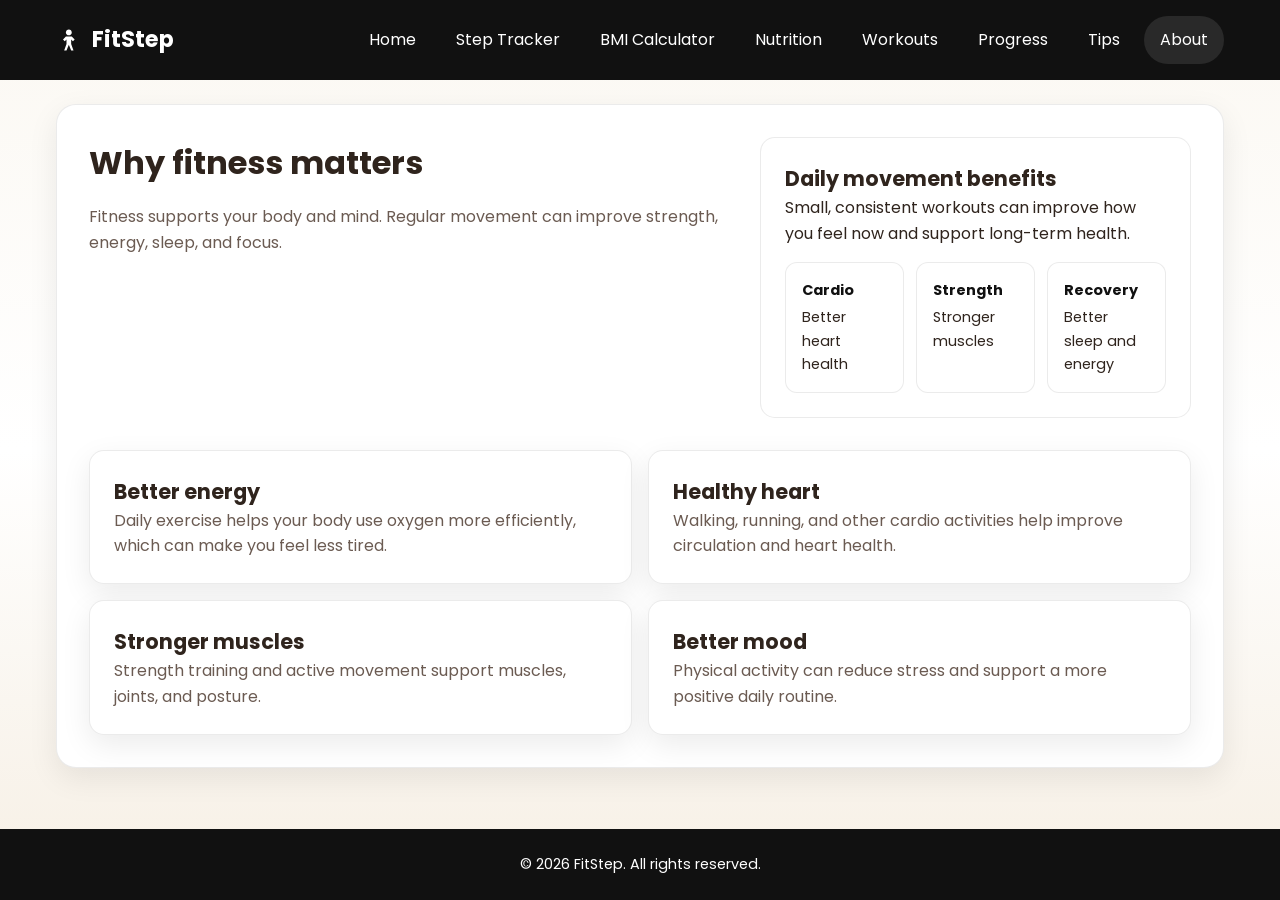
<file: about.html>
<!DOCTYPE html>
<html lang="en">
<head>
  <meta charset="UTF-8">
  <meta name="viewport" content="width=device-width, initial-scale=1.0">
  <title>FitStep - About</title>
  <link rel="stylesheet" href="styles.css">
</head>
<body data-page="about">
  <header class="site-header">
    <!-- Shared navigation used on every page -->
    <nav class="navbar">
      <a class="brand" href="index.html">
        <span class="logo-icon">
          <svg viewBox="0 0 24 24" fill="none" xmlns="http://www.w3.org/2000/svg">
            <path d="M13.5 5.5C13.5 6.88071 12.3807 8 11 8C9.61929 8 8.5 6.88071 8.5 5.5C8.5 4.11929 9.61929 3 11 3C12.3807 3 13.5 4.11929 13.5 5.5Z" fill="currentColor"/>
            <path d="M8.5 9L6 11.5L7.5 13L9 11.5V15.5L7 21H9L11 16L13 21H15L13 15.5V11.5L14.5 13L16 11.5L13.5 9H8.5Z" fill="currentColor"/>
          </svg>
        </span>
        <span class="logo-text">FitStep</span>
      </a>
      <button class="nav-toggle" type="button" aria-label="Toggle navigation menu" aria-expanded="false">☰</button>
      <div class="nav-links">
        <a href="index.html" data-page="home">Home</a>
        <a href="step-tracker.html" data-page="tracker">Step Tracker</a>
        <a href="bmi.html" data-page="bmi">BMI Calculator</a>
        <a href="nutrition.html" data-page="nutrition">Nutrition</a>
        <a href="workouts.html" data-page="workouts">Workouts</a>
        <a href="progress.html" data-page="progress">Progress</a>
        <a href="tips.html" data-page="tips">Tips</a>
        <a href="about.html" data-page="about">About</a>
      </div>
    </nav>
  </header>

  <main class="page">
    <!-- Fitness benefits overview -->
    <section class="panel fade-in">
      <div class="page-intro">
        <div>
          <h1 class="section-title">Why fitness matters</h1>
          <p class="muted">Fitness supports your body and mind. Regular movement can improve strength, energy, sleep, and focus.</p>
        </div>
        <div class="page-summary">
          <h2>Daily movement benefits</h2>
          <p>Small, consistent workouts can improve how you feel now and support long-term health.</p>
          <div class="note-grid">
            <div class="note-card">
              <strong>Cardio</strong>
              Better heart health
            </div>
            <div class="note-card">
              <strong>Strength</strong>
              Stronger muscles
            </div>
            <div class="note-card">
              <strong>Recovery</strong>
              Better sleep and energy
            </div>
          </div>
        </div>
      </div>
      <div class="info-grid section">
        <article class="card">
          <h2>Better energy</h2>
          <p>Daily exercise helps your body use oxygen more efficiently, which can make you feel less tired.</p>
        </article>
        <article class="card">
          <h2>Healthy heart</h2>
          <p>Walking, running, and other cardio activities help improve circulation and heart health.</p>
        </article>
        <article class="card">
          <h2>Stronger muscles</h2>
          <p>Strength training and active movement support muscles, joints, and posture.</p>
        </article>
        <article class="card">
          <h2>Better mood</h2>
          <p>Physical activity can reduce stress and support a more positive daily routine.</p>
        </article>
      </div>
    </section>
  </main>

  <!-- Simple footer with copyright text only -->
  <footer class="site-footer">
    <div class="footer-inner">
      <p class="footer-copy">&copy; 2026 FitStep. All rights reserved.</p>
    </div>
  </footer>

  <script src="script.js"></script>
</body>
</html>
</file>
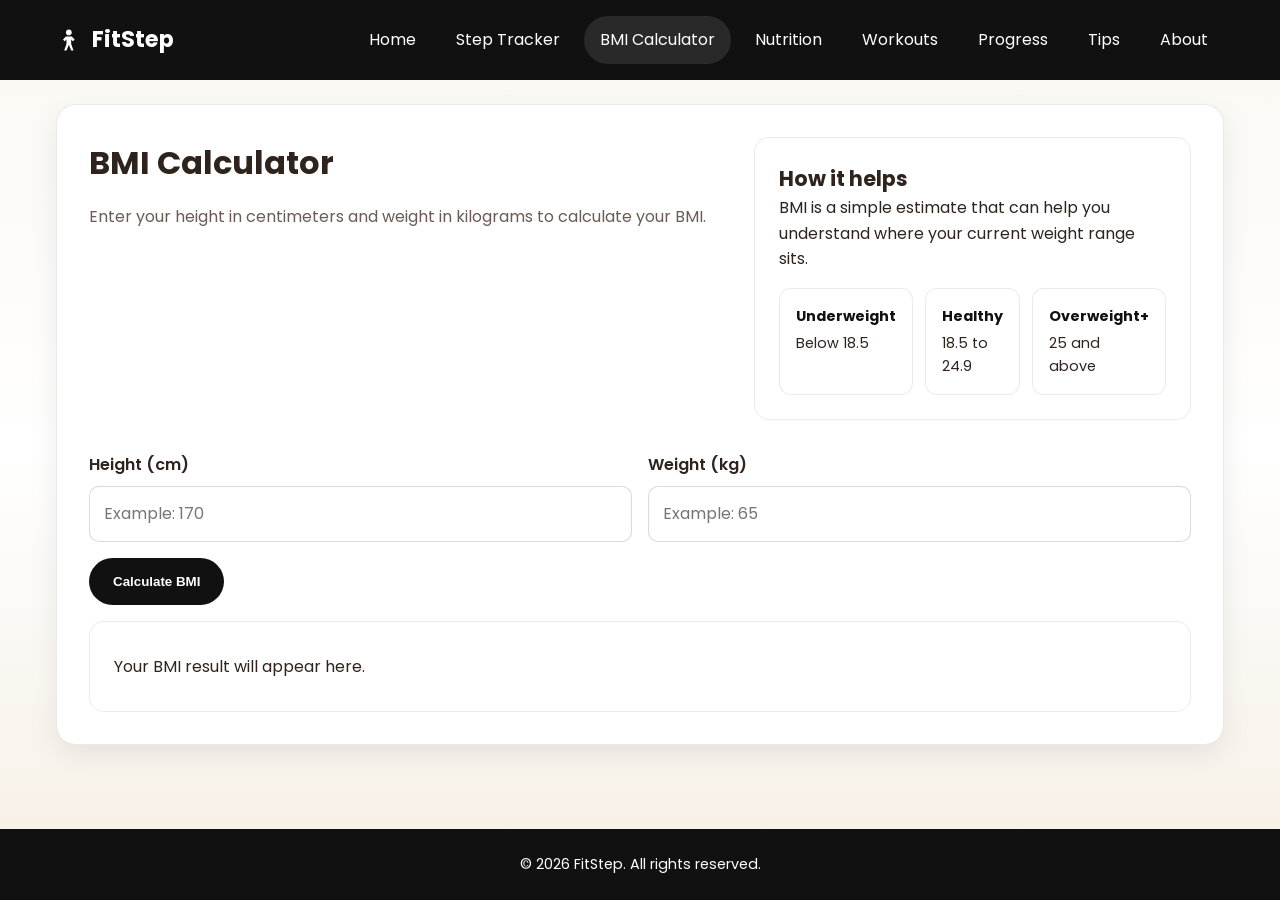
<file: bmi.html>
<!DOCTYPE html>
<html lang="en">
<head>
  <meta charset="UTF-8">
  <meta name="viewport" content="width=device-width, initial-scale=1.0">
  <title>FitStep - BMI Calculator</title>
  <link rel="stylesheet" href="styles.css">
</head>
<body data-page="bmi">
  <header class="site-header">
    <!-- Shared navigation used on every page -->
    <nav class="navbar">
      <a class="brand" href="index.html">
        <span class="logo-icon">
          <svg viewBox="0 0 24 24" fill="none" xmlns="http://www.w3.org/2000/svg">
            <path d="M13.5 5.5C13.5 6.88071 12.3807 8 11 8C9.61929 8 8.5 6.88071 8.5 5.5C8.5 4.11929 9.61929 3 11 3C12.3807 3 13.5 4.11929 13.5 5.5Z" fill="currentColor"/>
            <path d="M8.5 9L6 11.5L7.5 13L9 11.5V15.5L7 21H9L11 16L13 21H15L13 15.5V11.5L14.5 13L16 11.5L13.5 9H8.5Z" fill="currentColor"/>
          </svg>
        </span>
        <span class="logo-text">FitStep</span>
      </a>
      <button class="nav-toggle" type="button" aria-label="Toggle navigation menu" aria-expanded="false">☰</button>
      <div class="nav-links">
        <a href="index.html" data-page="home">Home</a>
        <a href="step-tracker.html" data-page="tracker">Step Tracker</a>
        <a href="bmi.html" data-page="bmi">BMI Calculator</a>
        <a href="nutrition.html" data-page="nutrition">Nutrition</a>
        <a href="workouts.html" data-page="workouts">Workouts</a>
        <a href="progress.html" data-page="progress">Progress</a>
        <a href="tips.html" data-page="tips">Tips</a>
        <a href="about.html" data-page="about">About</a>
      </div>
    </nav>
  </header>

  <main class="page">
    <!-- BMI calculator form and result area -->
    <section class="panel fade-in">
      <div class="page-intro">
        <div>
          <h1 class="section-title">BMI Calculator</h1>
          <p class="muted">Enter your height in centimeters and weight in kilograms to calculate your BMI.</p>
        </div>
        <div class="page-summary">
          <h2>How it helps</h2>
          <p>BMI is a simple estimate that can help you understand where your current weight range sits.</p>
          <div class="note-grid">
            <div class="note-card">
              <strong>Underweight</strong>
              Below 18.5
            </div>
            <div class="note-card">
              <strong>Healthy</strong>
              18.5 to 24.9
            </div>
            <div class="note-card">
              <strong>Overweight+</strong>
              25 and above
            </div>
          </div>
        </div>
      </div>

      <form id="bmiForm" class="form-grid section">
        <label for="height">
          Height (cm)
          <input id="height" type="number" min="1" placeholder="Example: 170" required>
        </label>
        <label for="weight">
          Weight (kg)
          <input id="weight" type="number" min="1" placeholder="Example: 65" required>
        </label>
        <div>
          <button class="btn btn-primary" type="submit">Calculate BMI</button>
        </div>
      </form>

      <div class="result-box">
        <p id="bmiResult">Your BMI result will appear here.</p>
        <p id="bmiCategory" class="muted"></p>
      </div>
    </section>
  </main>

  <!-- Simple footer with copyright text only -->
  <footer class="site-footer">
    <div class="footer-inner">
      <p class="footer-copy">&copy; 2026 FitStep. All rights reserved.</p>
    </div>
  </footer>

  <script src="script.js"></script>
</body>
</html>
</file>
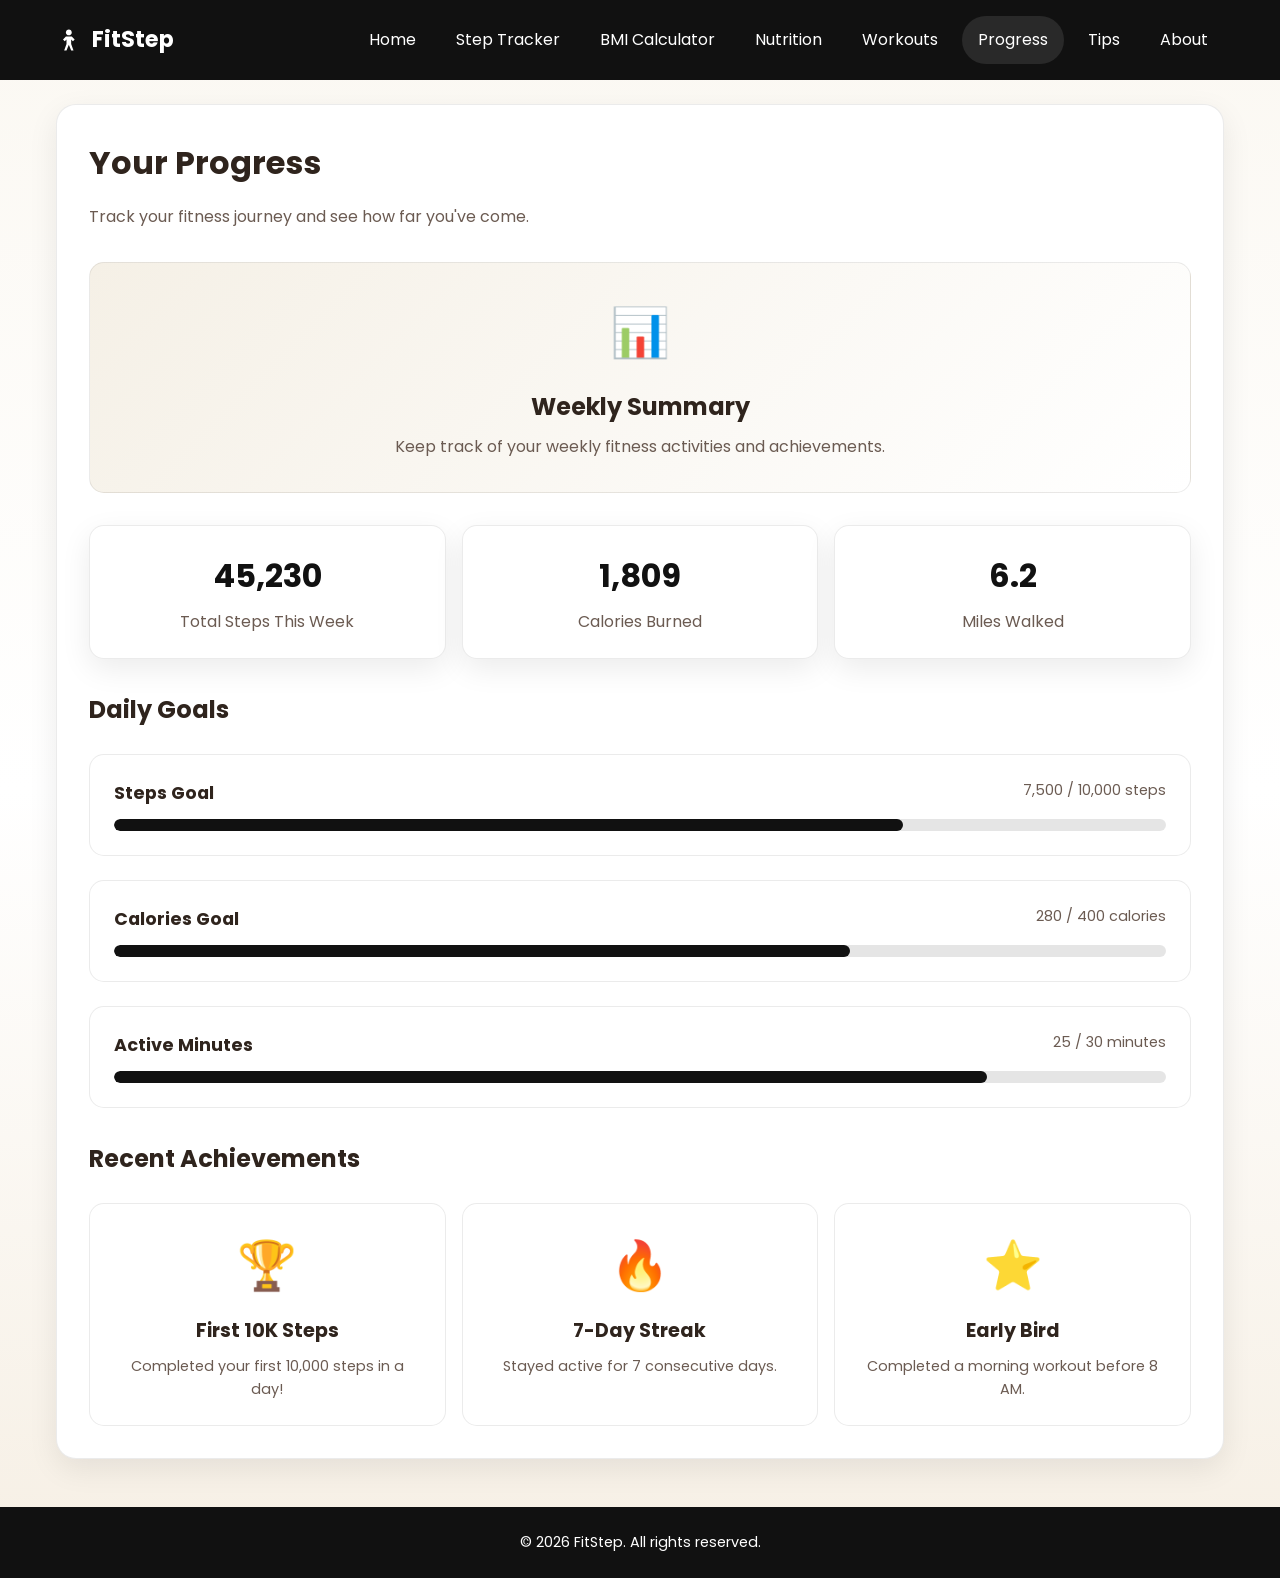
<file: progress.html>
<!DOCTYPE html>
<html lang="en">
<head>
  <meta charset="UTF-8">
  <meta name="viewport" content="width=device-width, initial-scale=1.0">
  <title>FitStep - Progress</title>
  <link rel="stylesheet" href="styles.css">
</head>
<body data-page="progress">
  <header class="site-header">
    <nav class="navbar">
      <a class="brand" href="index.html">
        <span class="logo-icon">
          <svg viewBox="0 0 24 24" fill="none" xmlns="http://www.w3.org/2000/svg">
            <path d="M13.5 5.5C13.5 6.88071 12.3807 8 11 8C9.61929 8 8.5 6.88071 8.5 5.5C8.5 4.11929 9.61929 3 11 3C12.3807 3 13.5 4.11929 13.5 5.5Z" fill="currentColor"/>
            <path d="M8.5 9L6 11.5L7.5 13L9 11.5V15.5L7 21H9L11 16L13 21H15L13 15.5V11.5L14.5 13L16 11.5L13.5 9H8.5Z" fill="currentColor"/>
          </svg>
        </span>
        <span class="logo-text">FitStep</span>
      </a>
      <button class="nav-toggle" type="button" aria-label="Toggle navigation menu" aria-expanded="false">☰</button>
      <div class="nav-links">
        <a href="index.html" data-page="home">Home</a>
        <a href="step-tracker.html" data-page="tracker">Step Tracker</a>
        <a href="bmi.html" data-page="bmi">BMI Calculator</a>
        <a href="nutrition.html" data-page="nutrition">Nutrition</a>
        <a href="workouts.html" data-page="workouts">Workouts</a>
        <a href="progress.html" data-page="progress">Progress</a>
        <a href="tips.html" data-page="tips">Tips</a>
        <a href="about.html" data-page="about">About</a>
      </div>
    </nav>
  </header>

  <main class="page">
    <section class="panel fade-in">
      <h1 class="section-title">Your Progress</h1>
      <p class="muted">Track your fitness journey and see how far you've come.</p>

      <div class="progress-summary section">
        <div class="summary-card">
          <div class="summary-icon">📊</div>
          <h3>Weekly Summary</h3>
          <p>Keep track of your weekly fitness activities and achievements.</p>
        </div>
      </div>

      <div class="stats-grid section">
        <div class="stat-card">
          <strong>45,230</strong>
          <span>Total Steps This Week</span>
        </div>
        <div class="stat-card">
          <strong>1,809</strong>
          <span>Calories Burned</span>
        </div>
        <div class="stat-card">
          <strong>6.2</strong>
          <span>Miles Walked</span>
        </div>
      </div>

      <div class="section-block">
        <h2 class="section-header">Daily Goals</h2>
        <div class="goal-list">
          <div class="goal-item">
            <div class="goal-info">
              <strong>Steps Goal</strong>
              <span>7,500 / 10,000 steps</span>
            </div>
            <div class="goal-bar">
              <div class="goal-progress" style="width: 75%"></div>
            </div>
          </div>

          <div class="goal-item">
            <div class="goal-info">
              <strong>Calories Goal</strong>
              <span>280 / 400 calories</span>
            </div>
            <div class="goal-bar">
              <div class="goal-progress" style="width: 70%"></div>
            </div>
          </div>

          <div class="goal-item">
            <div class="goal-info">
              <strong>Active Minutes</strong>
              <span>25 / 30 minutes</span>
            </div>
            <div class="goal-bar">
              <div class="goal-progress" style="width: 83%"></div>
            </div>
          </div>
        </div>
      </div>

      <div class="section-block">
        <h2 class="section-header">Recent Achievements</h2>
        <div class="achievement-grid">
          <div class="achievement-card">
            <div class="achievement-badge">🏆</div>
            <h4>First 10K Steps</h4>
            <p>Completed your first 10,000 steps in a day!</p>
          </div>

          <div class="achievement-card">
            <div class="achievement-badge">🔥</div>
            <h4>7-Day Streak</h4>
            <p>Stayed active for 7 consecutive days.</p>
          </div>

          <div class="achievement-card">
            <div class="achievement-badge">⭐</div>
            <h4>Early Bird</h4>
            <p>Completed a morning workout before 8 AM.</p>
          </div>
        </div>
      </div>
    </section>
  </main>

  <footer class="site-footer">
    <div class="footer-inner">
      <p class="footer-copy">&copy; 2026 FitStep. All rights reserved.</p>
    </div>
  </footer>

  <script src="script.js"></script>
</body>
</html>
</file>
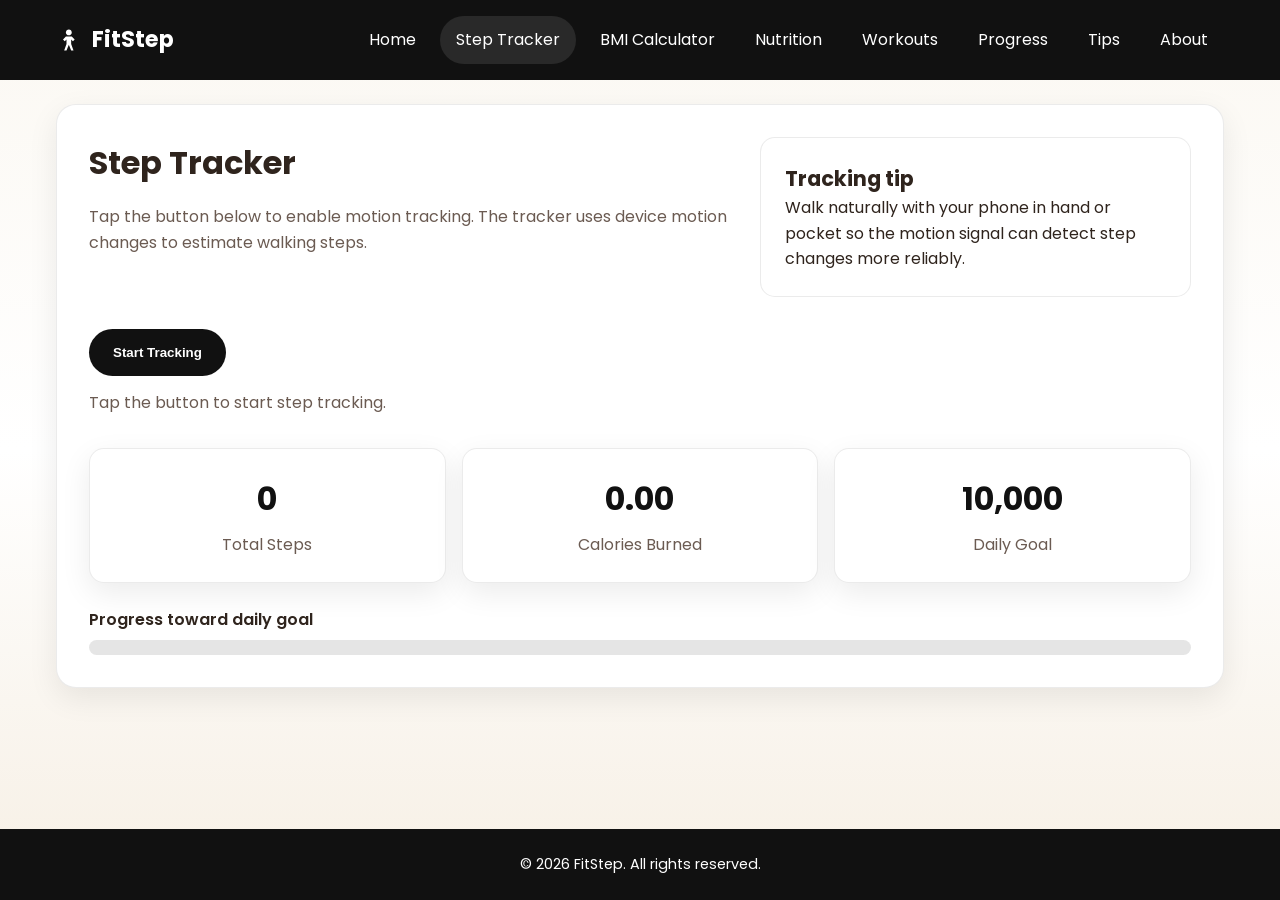
<file: step-tracker.html>
<!DOCTYPE html>
<html lang="en">
<head>
  <meta charset="UTF-8">
  <meta name="viewport" content="width=device-width, initial-scale=1.0">
  <title>FitStep - Step Tracker</title>
  <link rel="stylesheet" href="styles.css">
</head>
<body data-page="tracker">
  <header class="site-header">
    <!-- Shared navigation used on every page -->
    <nav class="navbar">
      <a class="brand" href="index.html">
        <span class="logo-icon">
          <svg viewBox="0 0 24 24" fill="none" xmlns="http://www.w3.org/2000/svg">
            <path d="M13.5 5.5C13.5 6.88071 12.3807 8 11 8C9.61929 8 8.5 6.88071 8.5 5.5C8.5 4.11929 9.61929 3 11 3C12.3807 3 13.5 4.11929 13.5 5.5Z" fill="currentColor"/>
            <path d="M8.5 9L6 11.5L7.5 13L9 11.5V15.5L7 21H9L11 16L13 21H15L13 15.5V11.5L14.5 13L16 11.5L13.5 9H8.5Z" fill="currentColor"/>
          </svg>
        </span>
        <span class="logo-text">FitStep</span>
      </a>
      <button class="nav-toggle" type="button" aria-label="Toggle navigation menu" aria-expanded="false">☰</button>
      <div class="nav-links">
        <a href="index.html" data-page="home">Home</a>
        <a href="step-tracker.html" data-page="tracker">Step Tracker</a>
        <a href="bmi.html" data-page="bmi">BMI Calculator</a>
        <a href="nutrition.html" data-page="nutrition">Nutrition</a>
        <a href="workouts.html" data-page="workouts">Workouts</a>
        <a href="progress.html" data-page="progress">Progress</a>
        <a href="tips.html" data-page="tips">Tips</a>
        <a href="about.html" data-page="about">About</a>
      </div>
    </nav>
  </header>

  <main class="page">
    <!-- Motion-based step tracker -->
    <section id="stepTrackerSection" class="panel fade-in">
      <div class="page-intro">
        <div>
          <h1 class="section-title">Step Tracker</h1>
          <p class="muted">Tap the button below to enable motion tracking. The tracker uses device motion changes to estimate walking steps.</p>
        </div>
        <div class="page-summary">
          <h2>Tracking tip</h2>
          <p>Walk naturally with your phone in hand or pocket so the motion signal can detect step changes more reliably.</p>
        </div>
      </div>

      <div class="hero-actions">
        <button id="motionButton" class="btn btn-primary" type="button">Start Tracking</button>
      </div>

      <p id="motionStatus" class="muted" style="margin-top: 0.9rem;"></p>

      <div class="stats-grid section">
        <div class="stat-card">
          <strong id="stepsCount">0</strong>
          <span>Total Steps</span>
        </div>
        <div class="stat-card">
          <strong id="caloriesBurned">0.00</strong>
          <span>Calories Burned</span>
        </div>
        <div class="stat-card">
          <strong>10,000</strong>
          <span>Daily Goal</span>
        </div>
      </div>

      <div class="progress-wrap">
        <p>Progress toward daily goal</p>
        <div class="progress-track" aria-label="Step progress bar">
          <div id="stepsProgress" class="progress-fill"></div>
        </div>
      </div>
    </section>
  </main>

  <!-- Simple footer with copyright text only -->
  <footer class="site-footer">
    <div class="footer-inner">
      <p class="footer-copy">&copy; 2026 FitStep. All rights reserved.</p>
    </div>
  </footer>

  <script src="script.js"></script>
</body>
</html>
</file>
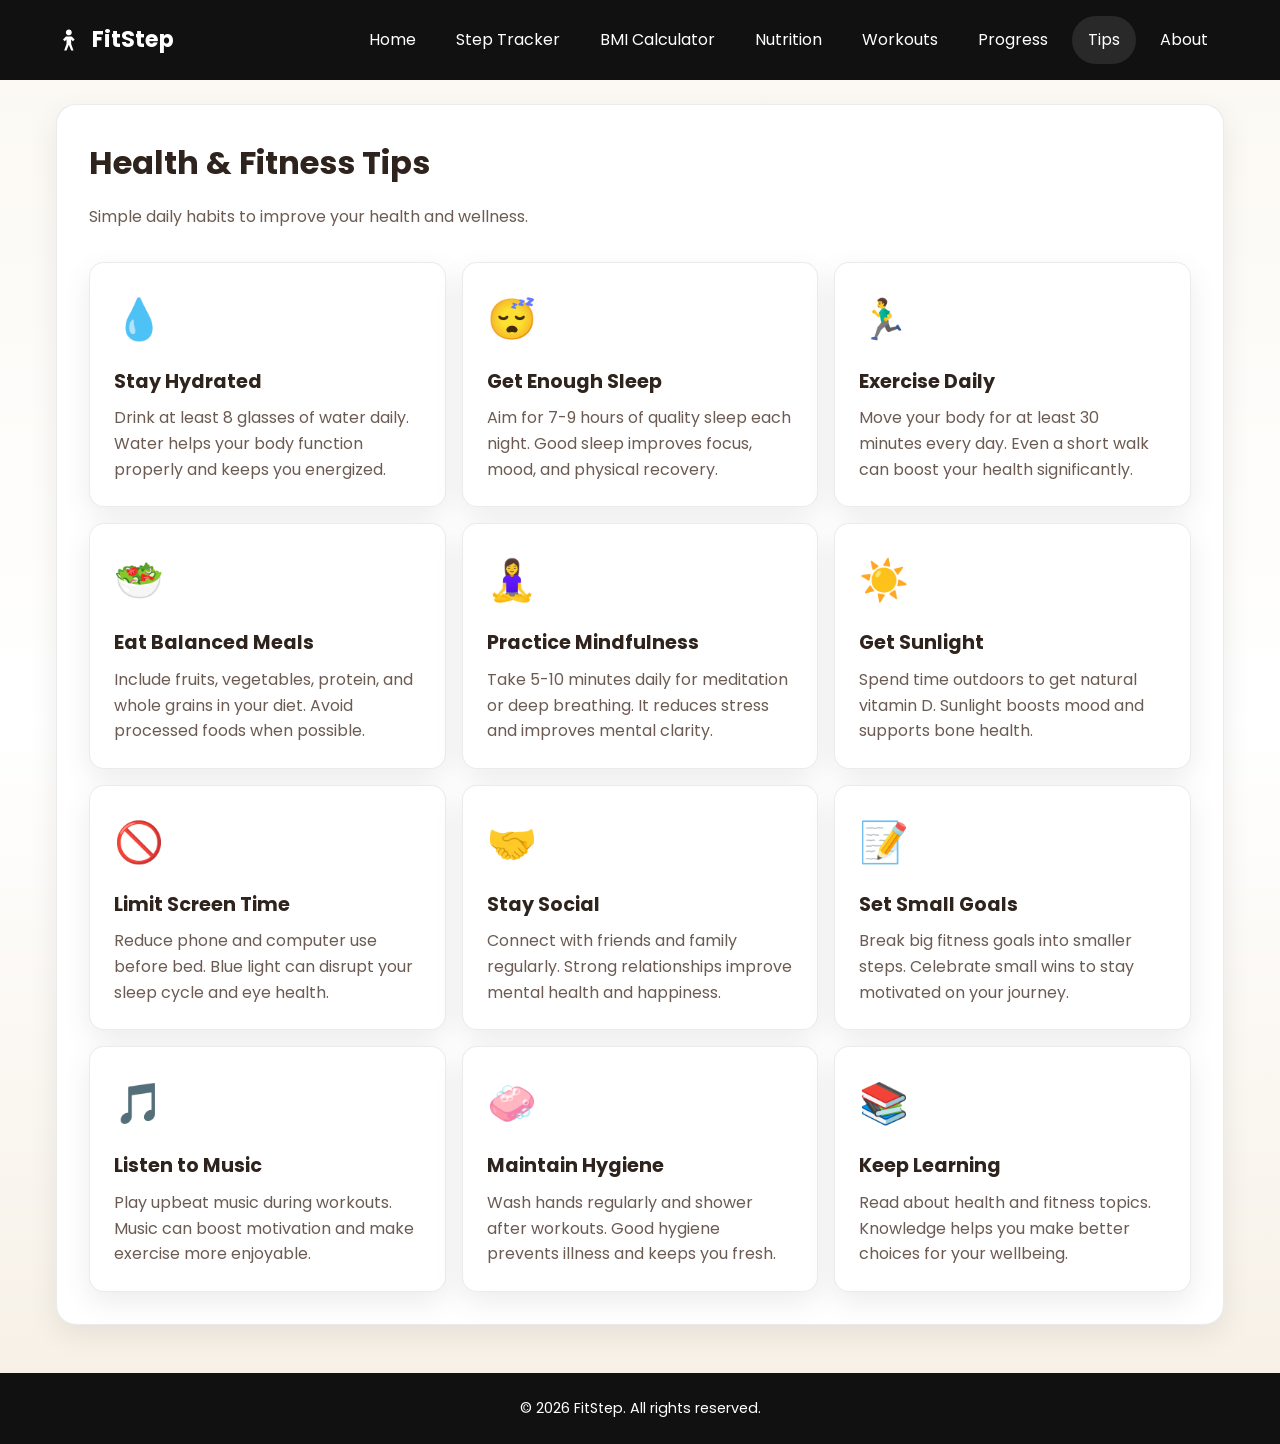
<file: tips.html>
<!DOCTYPE html>
<html lang="en">
<head>
  <meta charset="UTF-8">
  <meta name="viewport" content="width=device-width, initial-scale=1.0">
  <title>FitStep - Health Tips</title>
  <link rel="stylesheet" href="styles.css">
</head>
<body data-page="tips">
  <header class="site-header">
    <nav class="navbar">
      <a class="brand" href="index.html">
        <span class="logo-icon">
          <svg viewBox="0 0 24 24" fill="none" xmlns="http://www.w3.org/2000/svg">
            <path d="M13.5 5.5C13.5 6.88071 12.3807 8 11 8C9.61929 8 8.5 6.88071 8.5 5.5C8.5 4.11929 9.61929 3 11 3C12.3807 3 13.5 4.11929 13.5 5.5Z" fill="currentColor"/>
            <path d="M8.5 9L6 11.5L7.5 13L9 11.5V15.5L7 21H9L11 16L13 21H15L13 15.5V11.5L14.5 13L16 11.5L13.5 9H8.5Z" fill="currentColor"/>
          </svg>
        </span>
        <span class="logo-text">FitStep</span>
      </a>
      <button class="nav-toggle" type="button" aria-label="Toggle navigation menu" aria-expanded="false">☰</button>
      <div class="nav-links">
        <a href="index.html" data-page="home">Home</a>
        <a href="step-tracker.html" data-page="tracker">Step Tracker</a>
        <a href="bmi.html" data-page="bmi">BMI Calculator</a>
        <a href="nutrition.html" data-page="nutrition">Nutrition</a>
        <a href="workouts.html" data-page="workouts">Workouts</a>
        <a href="progress.html" data-page="progress">Progress</a>
        <a href="tips.html" data-page="tips">Tips</a>
        <a href="about.html" data-page="about">About</a>
      </div>
    </nav>
  </header>

  <main class="page">
    <section class="panel fade-in">
      <h1 class="section-title">Health & Fitness Tips</h1>
      <p class="muted">Simple daily habits to improve your health and wellness.</p>

      <div class="tips-grid section">
        <article class="tip-card">
          <div class="tip-icon">💧</div>
          <h3>Stay Hydrated</h3>
          <p>Drink at least 8 glasses of water daily. Water helps your body function properly and keeps you energized.</p>
        </article>

        <article class="tip-card">
          <div class="tip-icon">😴</div>
          <h3>Get Enough Sleep</h3>
          <p>Aim for 7-9 hours of quality sleep each night. Good sleep improves focus, mood, and physical recovery.</p>
        </article>

        <article class="tip-card">
          <div class="tip-icon">🏃‍♂️</div>
          <h3>Exercise Daily</h3>
          <p>Move your body for at least 30 minutes every day. Even a short walk can boost your health significantly.</p>
        </article>

        <article class="tip-card">
          <div class="tip-icon">🥗</div>
          <h3>Eat Balanced Meals</h3>
          <p>Include fruits, vegetables, protein, and whole grains in your diet. Avoid processed foods when possible.</p>
        </article>

        <article class="tip-card">
          <div class="tip-icon">🧘‍♀️</div>
          <h3>Practice Mindfulness</h3>
          <p>Take 5-10 minutes daily for meditation or deep breathing. It reduces stress and improves mental clarity.</p>
        </article>

        <article class="tip-card">
          <div class="tip-icon">☀️</div>
          <h3>Get Sunlight</h3>
          <p>Spend time outdoors to get natural vitamin D. Sunlight boosts mood and supports bone health.</p>
        </article>

        <article class="tip-card">
          <div class="tip-icon">🚫</div>
          <h3>Limit Screen Time</h3>
          <p>Reduce phone and computer use before bed. Blue light can disrupt your sleep cycle and eye health.</p>
        </article>

        <article class="tip-card">
          <div class="tip-icon">🤝</div>
          <h3>Stay Social</h3>
          <p>Connect with friends and family regularly. Strong relationships improve mental health and happiness.</p>
        </article>

        <article class="tip-card">
          <div class="tip-icon">📝</div>
          <h3>Set Small Goals</h3>
          <p>Break big fitness goals into smaller steps. Celebrate small wins to stay motivated on your journey.</p>
        </article>

        <article class="tip-card">
          <div class="tip-icon">🎵</div>
          <h3>Listen to Music</h3>
          <p>Play upbeat music during workouts. Music can boost motivation and make exercise more enjoyable.</p>
        </article>

        <article class="tip-card">
          <div class="tip-icon">🧼</div>
          <h3>Maintain Hygiene</h3>
          <p>Wash hands regularly and shower after workouts. Good hygiene prevents illness and keeps you fresh.</p>
        </article>

        <article class="tip-card">
          <div class="tip-icon">📚</div>
          <h3>Keep Learning</h3>
          <p>Read about health and fitness topics. Knowledge helps you make better choices for your wellbeing.</p>
        </article>
      </div>
    </section>
  </main>

  <footer class="site-footer">
    <div class="footer-inner">
      <p class="footer-copy">&copy; 2026 FitStep. All rights reserved.</p>
    </div>
  </footer>

  <script src="script.js"></script>
</body>
</html>
</file>
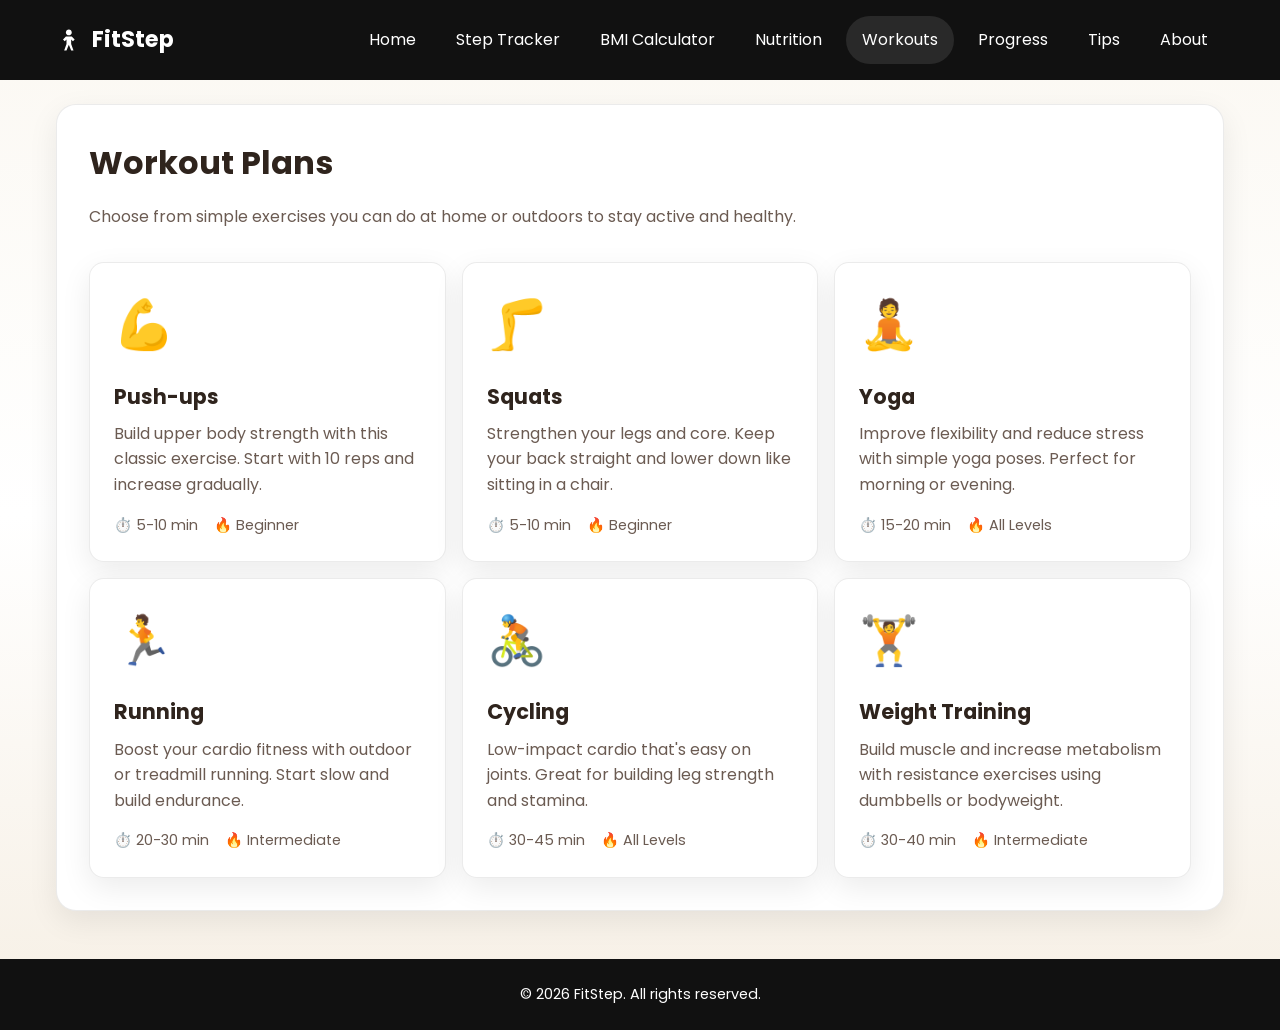
<file: workouts.html>
<!DOCTYPE html>
<html lang="en">
<head>
  <meta charset="UTF-8">
  <meta name="viewport" content="width=device-width, initial-scale=1.0">
  <title>FitStep - Workouts</title>
  <link rel="stylesheet" href="styles.css">
</head>
<body data-page="workouts">
  <header class="site-header">
    <nav class="navbar">
      <a class="brand" href="index.html">
        <span class="logo-icon">
          <svg viewBox="0 0 24 24" fill="none" xmlns="http://www.w3.org/2000/svg">
            <path d="M13.5 5.5C13.5 6.88071 12.3807 8 11 8C9.61929 8 8.5 6.88071 8.5 5.5C8.5 4.11929 9.61929 3 11 3C12.3807 3 13.5 4.11929 13.5 5.5Z" fill="currentColor"/>
            <path d="M8.5 9L6 11.5L7.5 13L9 11.5V15.5L7 21H9L11 16L13 21H15L13 15.5V11.5L14.5 13L16 11.5L13.5 9H8.5Z" fill="currentColor"/>
          </svg>
        </span>
        <span class="logo-text">FitStep</span>
      </a>
      <button class="nav-toggle" type="button" aria-label="Toggle navigation menu" aria-expanded="false">☰</button>
      <div class="nav-links">
        <a href="index.html" data-page="home">Home</a>
        <a href="step-tracker.html" data-page="tracker">Step Tracker</a>
        <a href="bmi.html" data-page="bmi">BMI Calculator</a>
        <a href="nutrition.html" data-page="nutrition">Nutrition</a>
        <a href="workouts.html" data-page="workouts">Workouts</a>
        <a href="progress.html" data-page="progress">Progress</a>
        <a href="tips.html" data-page="tips">Tips</a>
        <a href="about.html" data-page="about">About</a>
      </div>
    </nav>
  </header>

  <main class="page">
    <section class="panel fade-in">
      <h1 class="section-title">Workout Plans</h1>
      <p class="muted">Choose from simple exercises you can do at home or outdoors to stay active and healthy.</p>

      <div class="workout-grid section">
        <article class="workout-card">
          <div class="workout-icon">💪</div>
          <h3>Push-ups</h3>
          <p>Build upper body strength with this classic exercise. Start with 10 reps and increase gradually.</p>
          <div class="workout-meta">
            <span>⏱️ 5-10 min</span>
            <span>🔥 Beginner</span>
          </div>
        </article>

        <article class="workout-card">
          <div class="workout-icon">🦵</div>
          <h3>Squats</h3>
          <p>Strengthen your legs and core. Keep your back straight and lower down like sitting in a chair.</p>
          <div class="workout-meta">
            <span>⏱️ 5-10 min</span>
            <span>🔥 Beginner</span>
          </div>
        </article>

        <article class="workout-card">
          <div class="workout-icon">🧘</div>
          <h3>Yoga</h3>
          <p>Improve flexibility and reduce stress with simple yoga poses. Perfect for morning or evening.</p>
          <div class="workout-meta">
            <span>⏱️ 15-20 min</span>
            <span>🔥 All Levels</span>
          </div>
        </article>

        <article class="workout-card">
          <div class="workout-icon">🏃</div>
          <h3>Running</h3>
          <p>Boost your cardio fitness with outdoor or treadmill running. Start slow and build endurance.</p>
          <div class="workout-meta">
            <span>⏱️ 20-30 min</span>
            <span>🔥 Intermediate</span>
          </div>
        </article>

        <article class="workout-card">
          <div class="workout-icon">🚴</div>
          <h3>Cycling</h3>
          <p>Low-impact cardio that's easy on joints. Great for building leg strength and stamina.</p>
          <div class="workout-meta">
            <span>⏱️ 30-45 min</span>
            <span>🔥 All Levels</span>
          </div>
        </article>

        <article class="workout-card">
          <div class="workout-icon">🏋️</div>
          <h3>Weight Training</h3>
          <p>Build muscle and increase metabolism with resistance exercises using dumbbells or bodyweight.</p>
          <div class="workout-meta">
            <span>⏱️ 30-40 min</span>
            <span>🔥 Intermediate</span>
          </div>
        </article>
      </div>
    </section>
  </main>

  <footer class="site-footer">
    <div class="footer-inner">
      <p class="footer-copy">&copy; 2026 FitStep. All rights reserved.</p>
    </div>
  </footer>

  <script src="script.js"></script>
</body>
</html>
</file>
<file: styles.css>
@import url("https://fonts.googleapis.com/css2?family=Poppins:wght@400;500;600;700&display=swap");

:root {
  --black: #111111;
  --white: #ffffff;
  --beige: #f5f0e6;
  --text-color: #2f241d;
  --text-light: #6b5b52;
  --border-color: rgba(0, 0, 0, 0.08);
  --shadow: 0 10px 30px rgba(0, 0, 0, 0.08);
}

* {
  margin: 0;
  padding: 0;
  box-sizing: border-box;
}

body {
  font-family: "Poppins", Arial, sans-serif;
  color: var(--text-color);
  background: linear-gradient(180deg, #fbf8f2, #fff, #f6efe4);
  line-height: 1.6;
  min-height: 100vh;
  display: flex;
  flex-direction: column;
}

img {
  max-width: 100%;
  height: auto;
  display: block;
}

a {
  text-decoration: none;
  color: inherit;
}

.site-header {
  background: var(--black);
  color: var(--white);
  position: sticky;
  top: 0;
  z-index: 100;
}

.navbar {
  max-width: 1200px;
  margin: 0 auto;
  padding: 1rem;
  display: flex;
  align-items: center;
  justify-content: space-between;
  flex-wrap: wrap;
}

.brand {
  display: flex;
  align-items: center;
  gap: 0.5rem;
  font-size: 1.4rem;
  font-weight: 700;
}

.brand:hover {
  opacity: 0.8;
}

.logo-icon {
  width: 28px;
  height: 28px;
}

.logo-icon svg {
  width: 100%;
  height: 100%;
}

.nav-toggle {
  display: none;
  background: transparent;
  border: 1px solid rgba(255, 255, 255, 0.3);
  color: var(--white);
  font-size: 1.5rem;
  padding: 0.5rem 0.75rem;
  border-radius: 8px;
  cursor: pointer;
}

.nav-links {
  display: flex;
  gap: 0.5rem;
}

.nav-links a {
  padding: 0.7rem 1rem;
  border-radius: 50px;
  transition: background 0.3s;
}

.nav-links a:hover,
.nav-links a.active {
  background: rgba(255, 255, 255, 0.1);
}

.page {
  max-width: 1200px;
  margin: 0 auto;
  padding: 1.5rem 1rem 3rem;
  width: 100%;
  flex: 1;
}

.hero {
  background: linear-gradient(135deg, #fffdf9, #fff, #f7efe1);
  padding: 2rem;
  border-radius: 20px;
  border: 1px solid var(--border-color);
  box-shadow: var(--shadow);
  display: grid;
  gap: 2rem;
  grid-template-columns: 1fr;
}

.hero-content h1 {
  font-size: 2.5rem;
  line-height: 1.1;
  margin-bottom: 1rem;
}

.hero-content p {
  font-size: 1.1rem;
  color: var(--text-light);
  margin-bottom: 1rem;
}

.name-card {
  background: linear-gradient(180deg, #fffaf2, #f7f0e4);
  padding: 1.5rem;
  border-radius: 15px;
  border: 1px solid var(--border-color);
  margin-top: 1rem;
}

.name-state {
  display: flex;
  flex-direction: column;
  gap: 0.75rem;
}

.name-state label {
  font-weight: 600;
}

.name-row {
  display: flex;
  gap: 0.75rem;
  flex-wrap: wrap;
}

.name-row input {
  flex: 1;
  min-width: 200px;
  padding: 0.9rem;
  border: 1px solid rgba(0, 0, 0, 0.15);
  border-radius: 10px;
  font-family: inherit;
  font-size: 1rem;
}

.name-row input:focus {
  outline: none;
  border-color: var(--black);
}

.welcome-text {
  font-size: 1.2rem;
  font-weight: 600;
}

.hero-actions {
  display: flex;
  gap: 1rem;
  margin-top: 1rem;
  flex-wrap: wrap;
}

.hero-visual {
  display: flex;
  flex-direction: column;
}

.hero-image {
  position: relative;
  border-radius: 15px;
  overflow: hidden;
  min-height: 300px;
  background: #efe8db;
}

.hero-image img {
  width: 100%;
  height: 100%;
  object-fit: cover;
}

.hero-badge {
  position: absolute;
  bottom: 1rem;
  left: 1rem;
  background: rgba(255, 255, 255, 0.95);
  padding: 0.75rem 1rem;
  border-radius: 50px;
  font-weight: 600;
  font-size: 0.9rem;
}

.btn {
  display: inline-block;
  padding: 1rem 1.5rem;
  border-radius: 50px;
  font-weight: 600;
  text-align: center;
  cursor: pointer;
  border: none;
  transition: transform 0.2s, box-shadow 0.2s;
}

.btn-primary {
  background: var(--black);
  color: var(--white);
}

.btn-secondary {
  background: var(--white);
  color: var(--black);
  border: 2px solid rgba(0, 0, 0, 0.1);
}

.btn:hover {
  transform: translateY(-2px);
  box-shadow: 0 10px 20px rgba(0, 0, 0, 0.15);
}

.section {
  margin-top: 2rem;
}

.section-title {
  font-size: 2rem;
  margin-bottom: 1rem;
}

.section-block {
  margin-top: 2rem;
}

.section-header {
  margin-bottom: 1.5rem;
}

.section-header h2 {
  font-size: 1.8rem;
  margin-bottom: 0.5rem;
}

.section-header p {
  color: var(--text-light);
}

.panel {
  background: var(--white);
  padding: 2rem;
  border-radius: 20px;
  border: 1px solid var(--border-color);
  box-shadow: var(--shadow);
}

.page-intro {
  display: grid;
  gap: 1.5rem;
  grid-template-columns: 1fr;
  margin-bottom: 2rem;
}

.page-summary {
  background: var(--white);
  padding: 1.5rem;
  border-radius: 15px;
  border: 1px solid var(--border-color);
}

.page-summary h2 {
  margin-top: 0;
  font-size: 1.3rem;
}

.feature-grid {
  display: grid;
  gap: 1rem;
  grid-template-columns: 1fr;
}

.feature-card {
  background: var(--white);
  padding: 1.5rem;
  border-radius: 15px;
  border: 1px solid var(--border-color);
  box-shadow: var(--shadow);
  transition: transform 0.3s;
}

.feature-card:hover {
  transform: translateY(-5px);
}

.feature-card h3 {
  margin-top: 0;
  margin-bottom: 0.5rem;
}

.feature-card p {
  color: var(--text-light);
  margin: 0;
}

.stats-grid {
  display: grid;
  gap: 1rem;
  grid-template-columns: 1fr;
}

.stat-card {
  background: var(--white);
  padding: 1.5rem;
  border-radius: 15px;
  border: 1px solid var(--border-color);
  box-shadow: var(--shadow);
  text-align: center;
}

.stat-card strong {
  display: block;
  font-size: 2rem;
  color: var(--black);
  margin-bottom: 0.5rem;
}

.stat-card span {
  color: var(--text-light);
}

.info-grid {
  display: grid;
  gap: 1rem;
  grid-template-columns: 1fr;
}

.card {
  background: var(--white);
  padding: 1.5rem;
  border-radius: 15px;
  border: 1px solid var(--border-color);
  box-shadow: var(--shadow);
}

.card h2 {
  margin-top: 0;
  font-size: 1.3rem;
}

.card p {
  color: var(--text-light);
  margin: 0;
}

.note-grid {
  display: grid;
  gap: 0.75rem;
  grid-template-columns: 1fr;
  margin-top: 1rem;
}

.note-card {
  background: var(--white);
  padding: 1rem;
  border-radius: 12px;
  border: 1px solid var(--border-color);
  font-size: 0.9rem;
}

.note-card strong {
  display: block;
  color: var(--black);
  margin-bottom: 0.25rem;
}

.nutrition-grid {
  display: grid;
  gap: 1rem;
  grid-template-columns: 1fr;
}

.nutrition-card {
  background: var(--white);
  border-radius: 15px;
  border: 1px solid var(--border-color);
  box-shadow: var(--shadow);
  overflow: hidden;
  transition: transform 0.3s;
}

.nutrition-card:hover {
  transform: translateY(-5px);
}

.nutrition-card img {
  width: 100%;
  height: 200px;
  object-fit: cover;
}

.nutrition-card-content {
  padding: 1rem;
}

.nutrition-card-content h3 {
  margin: 0 0 0.5rem;
  font-size: 1.1rem;
}

.nutrition-card-content p {
  margin: 0;
  color: var(--text-light);
  font-size: 0.9rem;
}

.nutrition-section h2 {
  margin-top: 0;
}

.form-grid {
  display: grid;
  gap: 1rem;
  grid-template-columns: 1fr;
  margin-top: 1.5rem;
}

.form-grid label {
  display: flex;
  flex-direction: column;
  gap: 0.5rem;
  font-weight: 600;
}

.form-grid input {
  padding: 0.9rem;
  border: 1px solid rgba(0, 0, 0, 0.15);
  border-radius: 10px;
  font-size: 1rem;
  font-family: inherit;
}

.form-grid input:focus {
  outline: none;
  border-color: var(--black);
}

.result-box {
  background: var(--white);
  padding: 1.5rem;
  border-radius: 15px;
  border: 1px solid var(--border-color);
  margin-top: 1rem;
}

.result-box p {
  margin: 0.5rem 0;
}

.progress-wrap {
  margin-top: 1.5rem;
}

.progress-wrap p {
  margin-bottom: 0.5rem;
  font-weight: 600;
}

.progress-track {
  width: 100%;
  height: 15px;
  background: rgba(0, 0, 0, 0.1);
  border-radius: 50px;
  overflow: hidden;
}

.progress-fill {
  height: 100%;
  width: 0%;
  background: var(--black);
  transition: width 0.5s ease;
}

.site-footer {
  background: var(--black);
  color: var(--white);
  margin-top: auto;
  padding: 1.5rem 1rem;
  text-align: center;
}

.footer-inner {
  max-width: 1200px;
  margin: 0 auto;
}

.footer-copy {
  margin: 0;
  font-size: 0.9rem;
}

.fade-in {
  animation: fadeUp 0.6s ease;
}

@keyframes fadeUp {
  from {
    opacity: 0;
    transform: translateY(20px);
  }
  to {
    opacity: 1;
    transform: translateY(0);
  }
}

.workout-grid {
  display: grid;
  gap: 1rem;
  grid-template-columns: 1fr;
}

.workout-card {
  background: var(--white);
  padding: 1.5rem;
  border-radius: 15px;
  border: 1px solid var(--border-color);
  box-shadow: var(--shadow);
  transition: transform 0.3s;
}

.workout-card:hover {
  transform: translateY(-5px);
}

.workout-icon {
  font-size: 3rem;
  margin-bottom: 1rem;
}

.workout-card h3 {
  margin: 0 0 0.5rem;
  font-size: 1.3rem;
}

.workout-card p {
  color: var(--text-light);
  margin: 0 0 1rem;
}

.workout-meta {
  display: flex;
  gap: 1rem;
  font-size: 0.9rem;
  color: var(--text-light);
}

.progress-summary {
  margin-bottom: 2rem;
}

.summary-card {
  background: linear-gradient(135deg, #f5f0e6, #fff);
  padding: 2rem;
  border-radius: 15px;
  border: 1px solid var(--border-color);
  text-align: center;
}

.summary-icon {
  font-size: 3rem;
  margin-bottom: 1rem;
}

.summary-card h3 {
  margin: 0 0 0.5rem;
  font-size: 1.5rem;
}

.summary-card p {
  margin: 0;
  color: var(--text-light);
}

.goal-list {
  display: flex;
  flex-direction: column;
  gap: 1.5rem;
}

.goal-item {
  background: var(--white);
  padding: 1.5rem;
  border-radius: 15px;
  border: 1px solid var(--border-color);
}

.goal-info {
  display: flex;
  justify-content: space-between;
  margin-bottom: 0.75rem;
  flex-wrap: wrap;
  gap: 0.5rem;
}

.goal-info strong {
  font-size: 1.1rem;
}

.goal-info span {
  color: var(--text-light);
  font-size: 0.9rem;
}

.goal-bar {
  width: 100%;
  height: 12px;
  background: rgba(0, 0, 0, 0.1);
  border-radius: 50px;
  overflow: hidden;
}

.goal-progress {
  height: 100%;
  background: var(--black);
  border-radius: 50px;
  transition: width 0.5s ease;
}

.achievement-grid {
  display: grid;
  gap: 1rem;
  grid-template-columns: 1fr;
}

.achievement-card {
  background: var(--white);
  padding: 1.5rem;
  border-radius: 15px;
  border: 1px solid var(--border-color);
  text-align: center;
  transition: transform 0.3s;
}

.achievement-card:hover {
  transform: translateY(-5px);
}

.achievement-badge {
  font-size: 3rem;
  margin-bottom: 0.75rem;
}

.achievement-card h4 {
  margin: 0 0 0.5rem;
  font-size: 1.2rem;
}

.achievement-card p {
  margin: 0;
  color: var(--text-light);
  font-size: 0.9rem;
}

.tips-grid {
  display: grid;
  gap: 1rem;
  grid-template-columns: 1fr;
}

.tip-card {
  background: var(--white);
  padding: 1.5rem;
  border-radius: 15px;
  border: 1px solid var(--border-color);
  box-shadow: var(--shadow);
  transition: transform 0.3s;
}

.tip-card:hover {
  transform: translateY(-5px);
}

.tip-icon {
  font-size: 2.5rem;
  margin-bottom: 1rem;
}

.tip-card h3 {
  margin: 0 0 0.5rem;
  font-size: 1.2rem;
}

.tip-card p {
  margin: 0;
  color: var(--text-light);
  line-height: 1.6;
}

.feature-item {
  display: flex;
  flex-direction: column;
  gap: 0.5rem;
}

.muted {
  color: var(--text-light);
}

@media (max-width: 768px) {
  .nav-toggle {
    display: block;
  }

  .nav-links {
    width: 100%;
    flex-direction: column;
    max-height: 0;
    overflow: hidden;
    opacity: 0;
    transition: max-height 0.3s, opacity 0.3s;
  }

  .nav-links.is-open {
    max-height: 500px;
    opacity: 1;
    margin-top: 1rem;
  }

  .nav-links a {
    width: 100%;
    padding: 1rem;
    text-align: left;
  }

  .page {
    padding: 1rem 1rem 2rem;
  }

  .hero {
    padding: 1.5rem;
  }

  .hero-content h1 {
    font-size: 1.8rem;
  }

  .hero-content p {
    font-size: 1rem;
  }

  .name-row {
    flex-direction: column;
  }

  .name-row input {
    width: 100%;
    min-width: 100%;
  }

  .btn {
    width: 100%;
  }

  .hero-actions {
    flex-direction: column;
  }

  .section-title {
    font-size: 1.6rem;
  }

  .section-header h2 {
    font-size: 1.5rem;
  }

  .panel {
    padding: 1.5rem;
  }

  .hero-image {
    min-height: 250px;
  }

  .brand {
    font-size: 1.2rem;
  }

  .logo-icon {
    width: 24px;
    height: 24px;
  }
}

@media (min-width: 768px) {
  .hero {
    grid-template-columns: 1fr 1fr;
    align-items: center;
  }

  .page-intro {
    grid-template-columns: 1.2fr 0.8fr;
  }

  .stats-grid {
    grid-template-columns: repeat(3, 1fr);
  }

  .info-grid {
    grid-template-columns: repeat(2, 1fr);
  }

  .note-grid {
    grid-template-columns: repeat(3, 1fr);
  }

  .nutrition-grid {
    grid-template-columns: repeat(2, 1fr);
  }

  .form-grid {
    grid-template-columns: repeat(2, 1fr);
  }

  .workout-grid {
    grid-template-columns: repeat(2, 1fr);
  }

  .tips-grid {
    grid-template-columns: repeat(2, 1fr);
  }

  .achievement-grid {
    grid-template-columns: repeat(3, 1fr);
  }
}

@media (min-width: 1024px) {
  .feature-grid {
    grid-template-columns: repeat(3, 1fr);
  }

  .nutrition-grid {
    grid-template-columns: repeat(4, 1fr);
  }

  .hero-image {
    min-height: 400px;
  }

  .workout-grid {
    grid-template-columns: repeat(3, 1fr);
  }

  .tips-grid {
    grid-template-columns: repeat(3, 1fr);
  }
}
</file>
